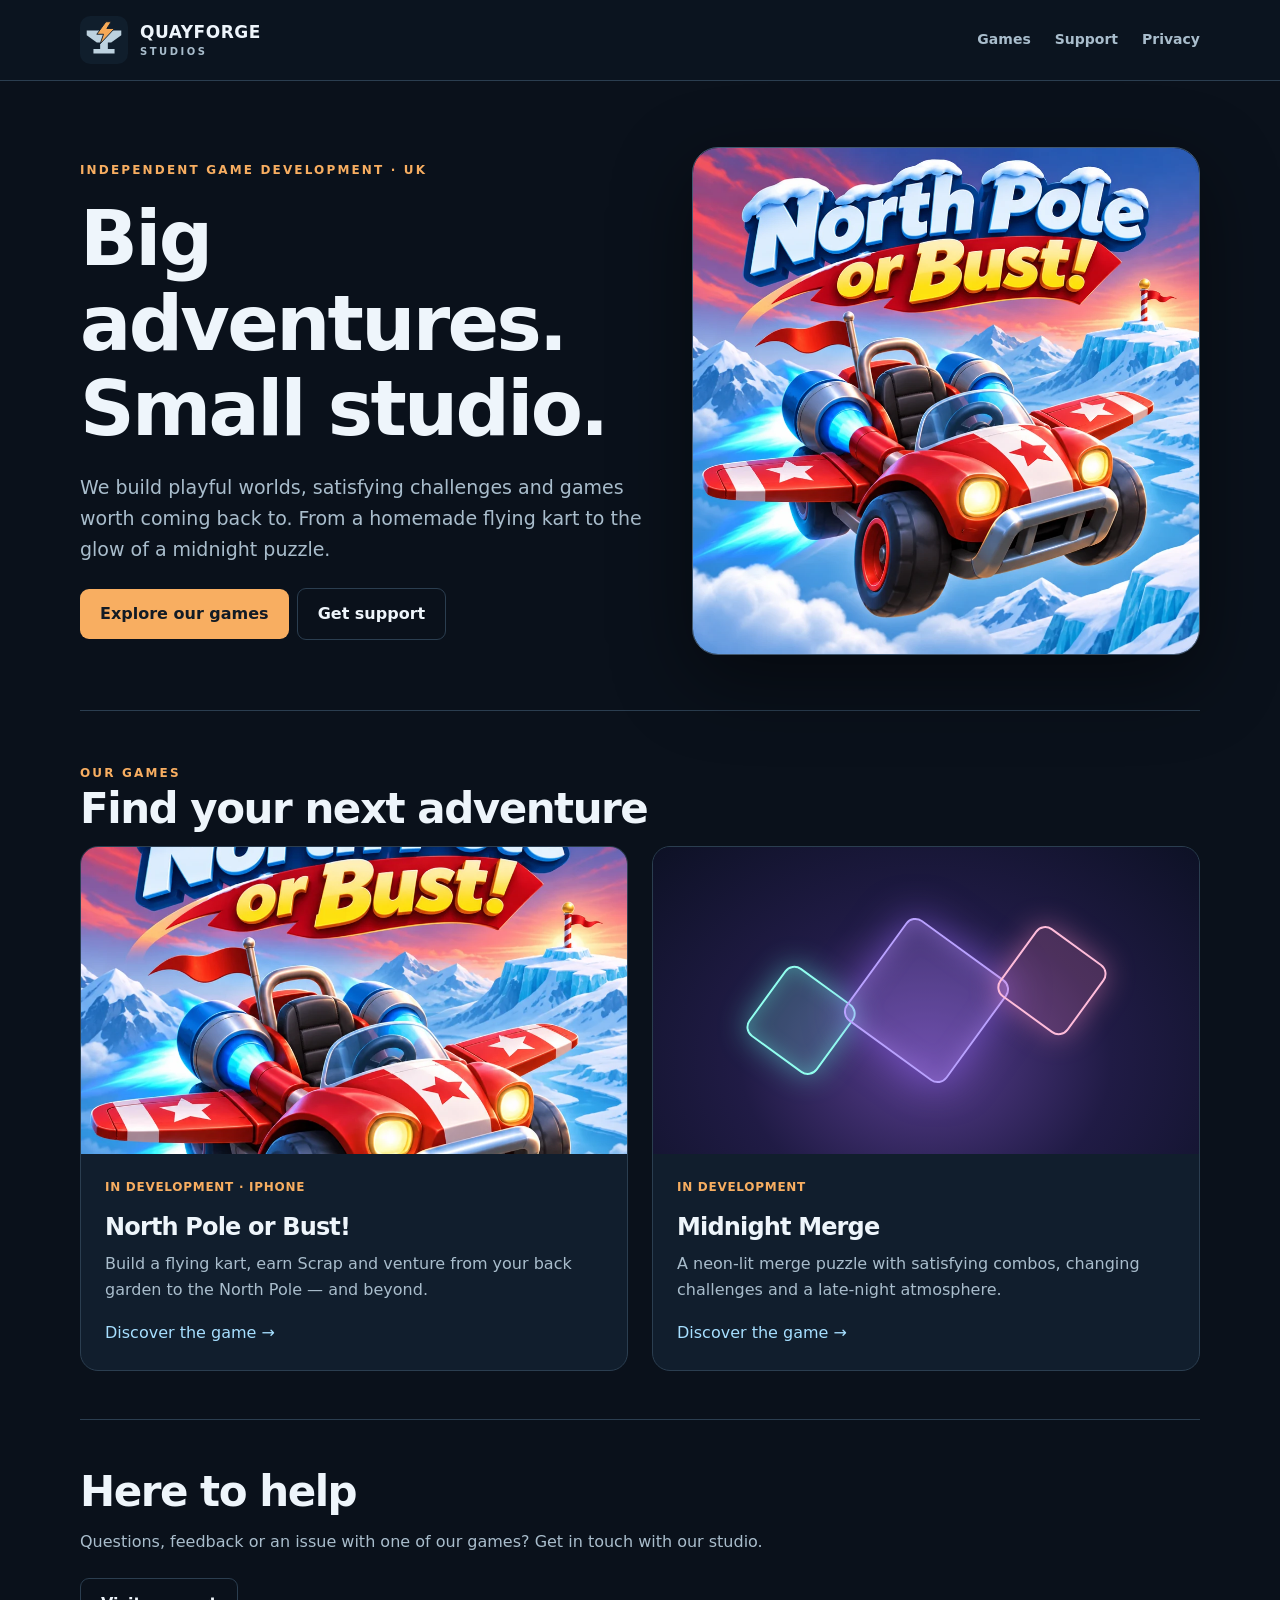
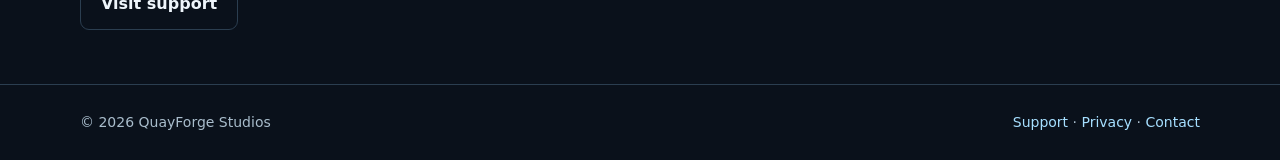
<file: index.html>
<!doctype html><html lang="en-GB"><head><meta charset="utf-8"><meta name="viewport" content="width=device-width,initial-scale=1"><meta name="description" content="Discover independent games in development by QuayForge Studios."><title>Independent games | QuayForge Studios</title><link rel="icon" href="assets/mark.svg" type="image/svg+xml"><link rel="stylesheet" href="assets/site.css"></head><body><a class="skip" href="#main">Skip to content</a><header class="top"><nav class="wrap nav" aria-label="Main navigation"><a class="brand" href="index.html"><img src="assets/mark.svg" alt=""><span>QUAYFORGE<small>STUDIOS</small></span></a><div class="links"><a href="index.html#games">Games</a><a href="support.html">Support</a><a href="privacy.html">Privacy</a></div></nav></header><main id="main" class="wrap"><section class="hero"><div><span class="eyebrow">Independent game development · UK</span><h1>Big adventures.<br>Small studio.</h1><p class="lead">We build playful worlds, satisfying challenges and games worth coming back to. From a homemade flying kart to the glow of a midnight puzzle.</p><a class="button" href="#games">Explore our games</a><a class="button secondary" href="support.html">Get support</a></div><a class="hero-art" href="north-pole-or-bust.html"><img src="assets/north-pole-cover.webp" alt="North Pole or Bust! illustrated rocket kart soaring over snowy mountains"></a></section><section class="section" id="games"><span class="eyebrow">Our games</span><h2>Find your next adventure</h2><div class="grid"><article class="tile"><a href="north-pole-or-bust.html"><img src="assets/north-pole-cover.webp" alt="North Pole or Bust! promotional illustration" loading="lazy"></a><div class="copy"><p class="status">In development · iPhone</p><h3>North Pole or Bust!</h3><p>Build a flying kart, earn Scrap and venture from your back garden to the North Pole — and beyond.</p><a href="north-pole-or-bust.html">Discover the game →</a></div></article><article class="tile"><a href="midnight-merge.html"><div class="moon" role="img" aria-label="Abstract luminous geometric shapes on a midnight-purple background, a concept illustration"><div class="shapes"><span class="gem"></span><span class="gem"></span><span class="gem"></span></div></div></a><div class="copy"><p class="status">In development</p><h3>Midnight Merge</h3><p>A neon-lit merge puzzle with satisfying combos, changing challenges and a late-night atmosphere.</p><a href="midnight-merge.html">Discover the game →</a></div></article></div></section><section class="section"><h2>Here to help</h2><p>Questions, feedback or an issue with one of our games? Get in touch with our studio.</p><a class="button secondary" href="support.html">Visit support</a></section></main><footer class="footer"><div class="wrap footrow"><span>© 2026 QuayForge Studios</span><span><a href="support.html">Support</a> · <a href="privacy.html">Privacy</a> · <a href="mailto:quayforge@gmail.com">Contact</a></span></div></footer></body></html>
</file>
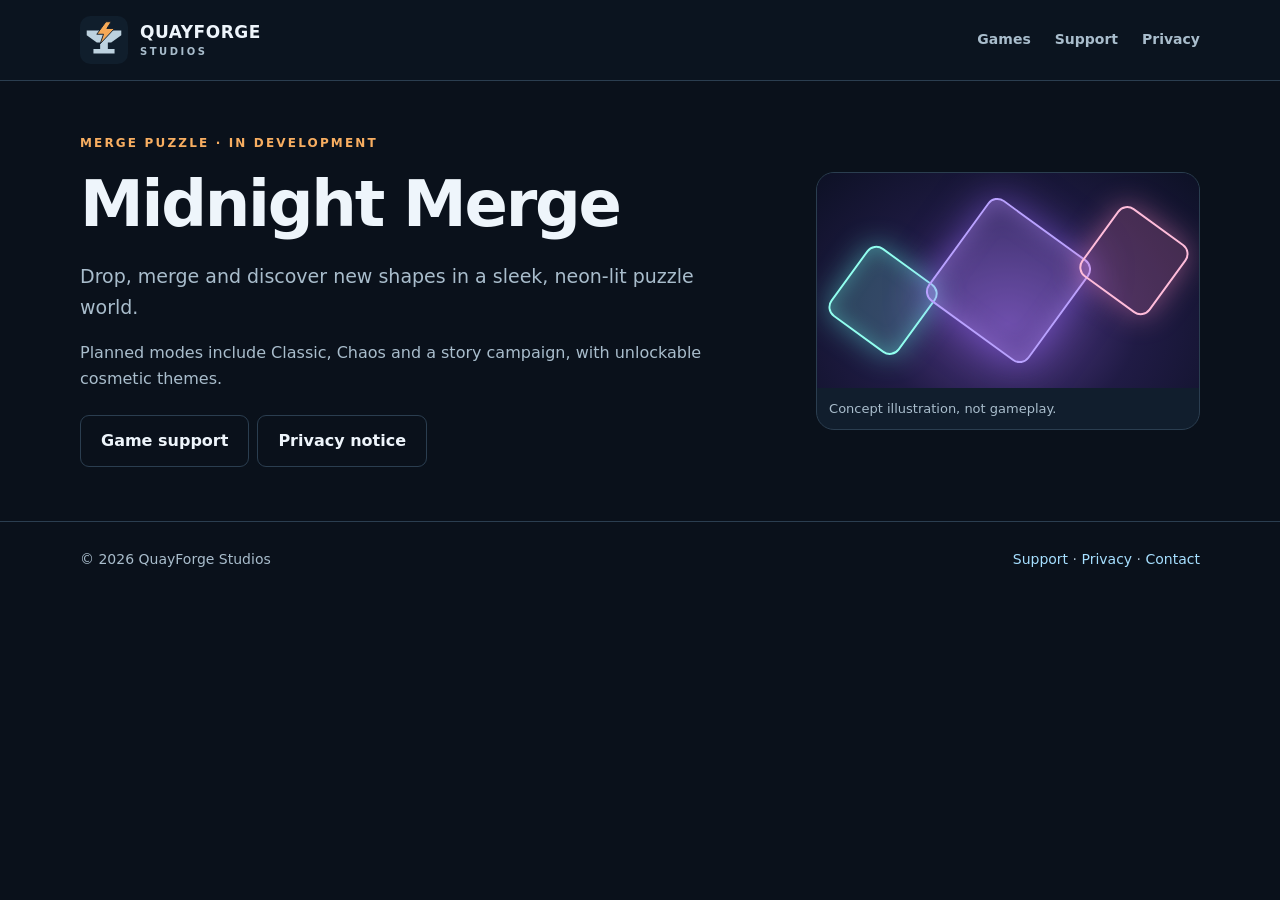
<file: midnight-merge.html>
<!doctype html><html lang="en-GB"><head><meta charset="utf-8"><meta name="viewport" content="width=device-width,initial-scale=1"><meta name="description" content="A neon geometric merge puzzle in development."><title>Midnight Merge | QuayForge Studios</title><link rel="icon" href="assets/mark.svg" type="image/svg+xml"><link rel="stylesheet" href="assets/site.css"></head><body><a class="skip" href="#main">Skip to content</a><header class="top"><nav class="wrap nav" aria-label="Main navigation"><a class="brand" href="index.html"><img src="assets/mark.svg" alt=""><span>QUAYFORGE<small>STUDIOS</small></span></a><div class="links"><a href="index.html#games">Games</a><a href="support.html">Support</a><a href="privacy.html">Privacy</a></div></nav></header><main id="main" class="wrap"><section class="gamehero"><div><span class="eyebrow">Merge puzzle · In development</span><h1>Midnight Merge</h1><p class="lead">Drop, merge and discover new shapes in a sleek, neon-lit puzzle world.</p><p>Planned modes include Classic, Chaos and a story campaign, with unlockable cosmetic themes.</p><a class="button secondary" href="support.html">Game support</a><a class="button secondary" href="privacy-midnight.html">Privacy notice</a></div><div class="tile"><div class="moon" role="img" aria-label="Abstract luminous geometric shapes on a midnight-purple background, a concept illustration"><div class="shapes"><span class="gem"></span><span class="gem"></span><span class="gem"></span></div></div><p class="caption" style="padding:0 12px">Concept illustration, not gameplay.</p></div></section></main><footer class="footer"><div class="wrap footrow"><span>© 2026 QuayForge Studios</span><span><a href="support.html">Support</a> · <a href="privacy.html">Privacy</a> · <a href="mailto:quayforge@gmail.com">Contact</a></span></div></footer></body></html>
</file>
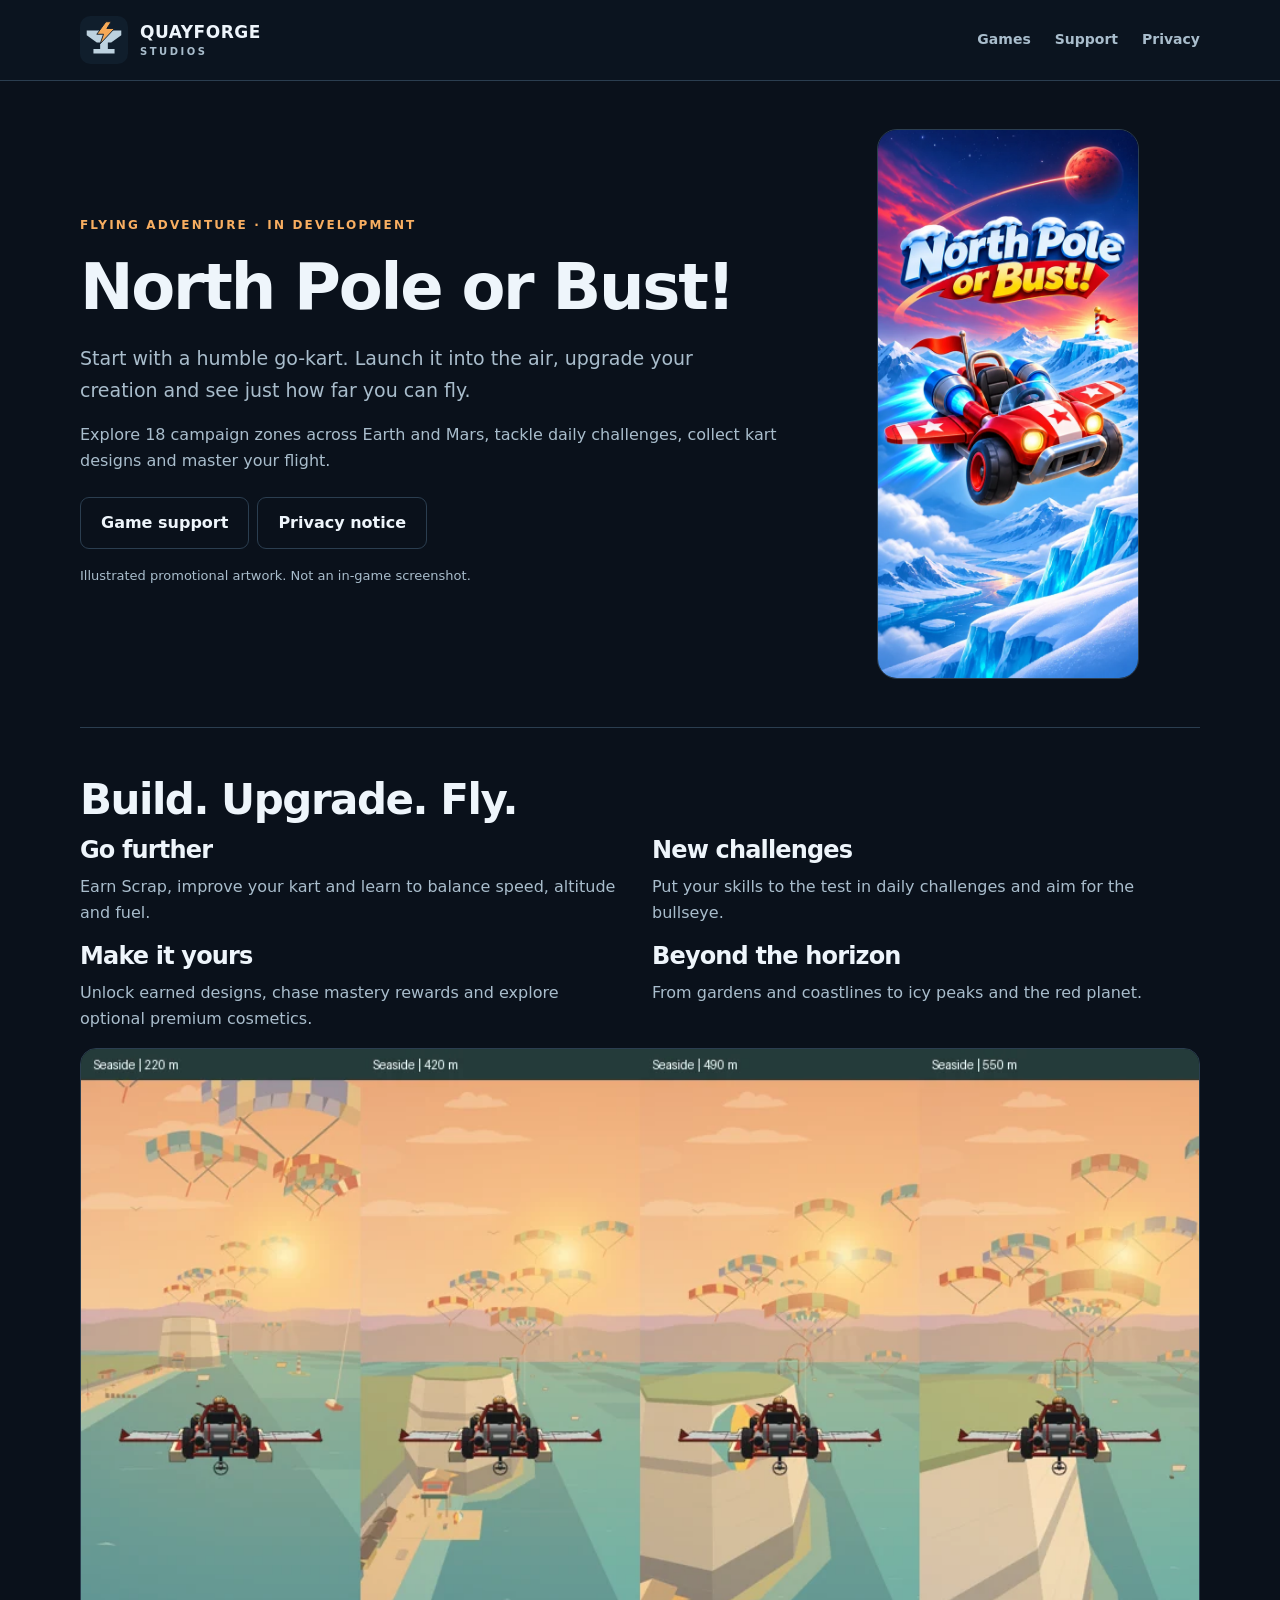
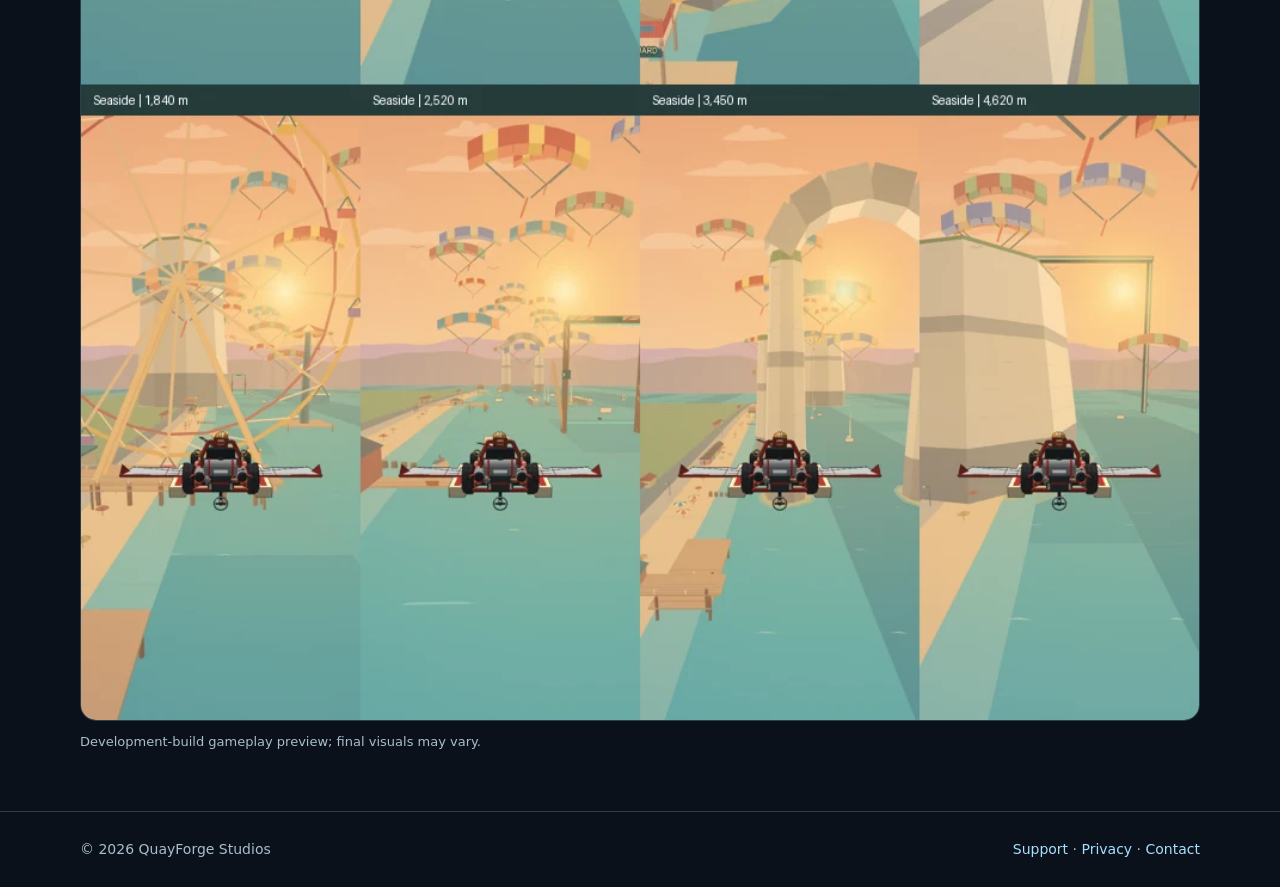
<file: north-pole-or-bust.html>
<!doctype html><html lang="en-GB"><head><meta charset="utf-8"><meta name="viewport" content="width=device-width,initial-scale=1"><meta name="description" content="A flying kart adventure from the back garden to Mars."><title>North Pole or Bust! | QuayForge Studios</title><link rel="icon" href="assets/mark.svg" type="image/svg+xml"><link rel="stylesheet" href="assets/site.css"></head><body><a class="skip" href="#main">Skip to content</a><header class="top"><nav class="wrap nav" aria-label="Main navigation"><a class="brand" href="index.html"><img src="assets/mark.svg" alt=""><span>QUAYFORGE<small>STUDIOS</small></span></a><div class="links"><a href="index.html#games">Games</a><a href="support.html">Support</a><a href="privacy.html">Privacy</a></div></nav></header><main id="main" class="wrap"><section class="gamehero"><div><span class="eyebrow">Flying adventure · In development</span><h1>North Pole or Bust!</h1><p class="lead">Start with a humble go-kart. Launch it into the air, upgrade your creation and see just how far you can fly.</p><p>Explore 18 campaign zones across Earth and Mars, tackle daily challenges, collect kart designs and master your flight.</p><a class="button secondary" href="support.html#north-pole">Game support</a><a class="button secondary" href="privacy-north-pole.html">Privacy notice</a><p class="caption">Illustrated promotional artwork. Not an in-game screenshot.</p></div><img src="assets/north-pole-poster.webp" alt="Illustration of a rocket kart flying towards the North Pole with Mars above"></section><section class="section"><h2>Build. Upgrade. Fly.</h2><div class="grid"><div><h3>Go further</h3><p>Earn Scrap, improve your kart and learn to balance speed, altitude and fuel.</p><h3>Make it yours</h3><p>Unlock earned designs, chase mastery rewards and explore optional premium cosmetics.</p></div><div><h3>New challenges</h3><p>Put your skills to the test in daily challenges and aim for the bullseye.</p><h3>Beyond the horizon</h3><p>From gardens and coastlines to icy peaks and the red planet.</p></div></div><div class="gameplay"><img src="assets/seaside-gameplay.webp" alt="Development build gameplay preview of Seaside Adventure" loading="lazy"></div><p class="caption">Development-build gameplay preview; final visuals may vary.</p></section></main><footer class="footer"><div class="wrap footrow"><span>© 2026 QuayForge Studios</span><span><a href="support.html">Support</a> · <a href="privacy.html">Privacy</a> · <a href="mailto:quayforge@gmail.com">Contact</a></span></div></footer></body></html>
</file>
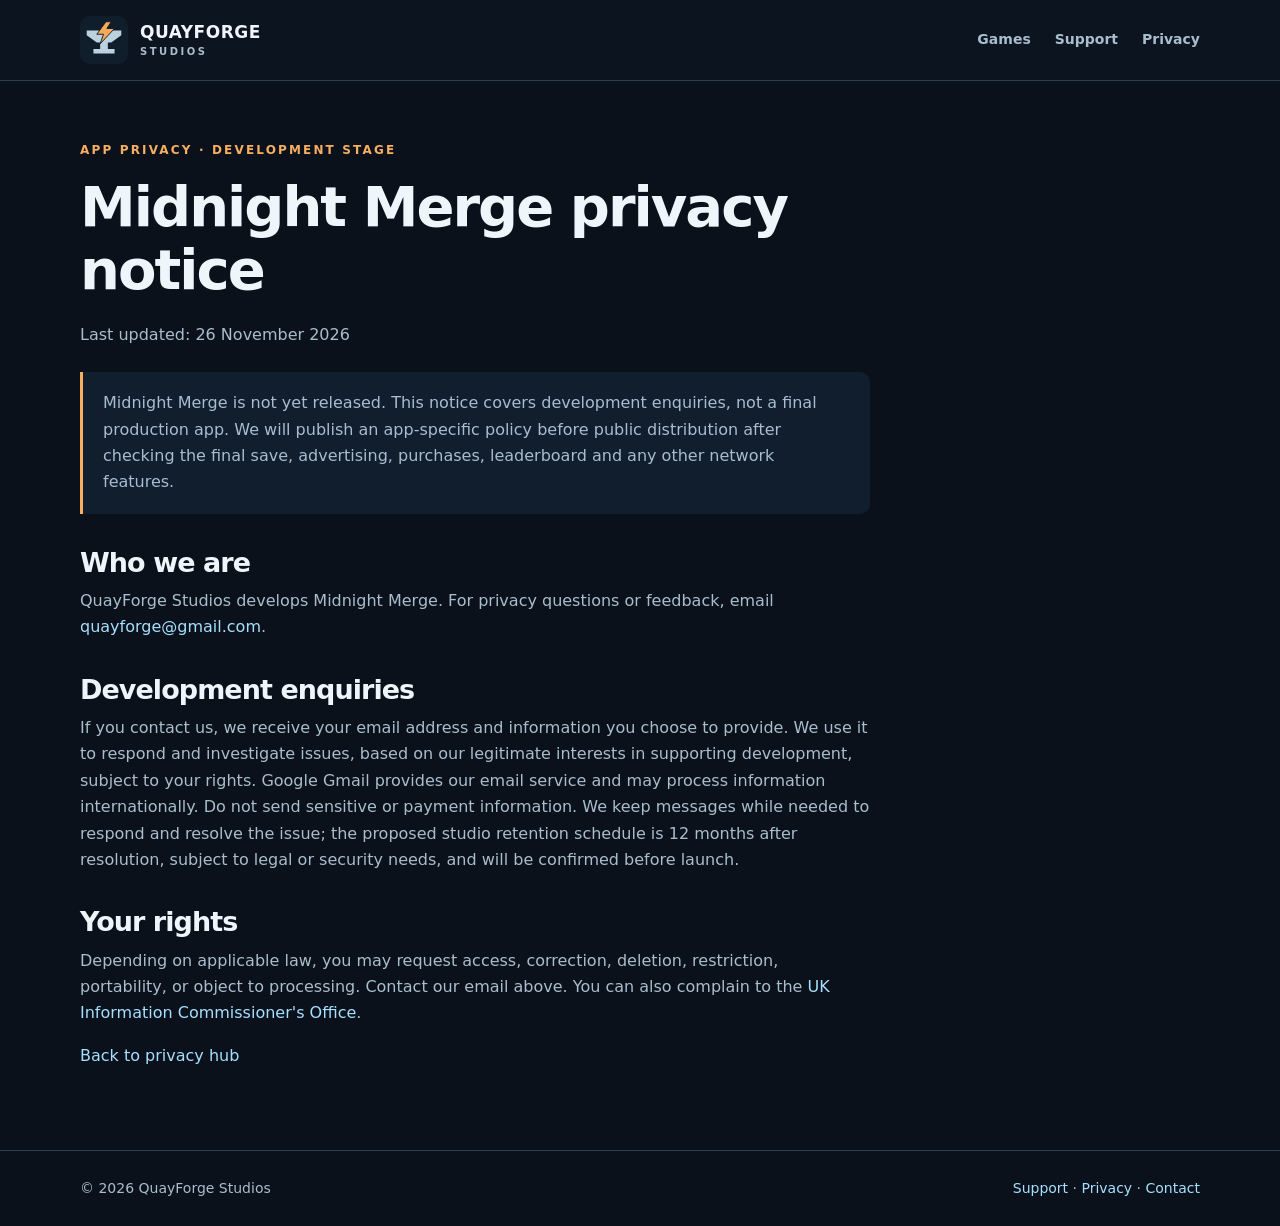
<file: privacy-midnight.html>
<!doctype html><html lang="en-GB"><head><meta charset="utf-8"><meta name="viewport" content="width=device-width,initial-scale=1"><meta name="description" content="Development-stage privacy information for Midnight Merge."><title>Midnight Merge privacy notice | QuayForge Studios</title><link rel="icon" href="assets/mark.svg" type="image/svg+xml"><link rel="stylesheet" href="assets/site.css"></head><body><a class="skip" href="#main">Skip to content</a><header class="top"><nav class="wrap nav" aria-label="Main navigation"><a class="brand" href="index.html"><img src="assets/mark.svg" alt=""><span>QUAYFORGE<small>STUDIOS</small></span></a><div class="links"><a href="index.html#games">Games</a><a href="support.html">Support</a><a href="privacy.html">Privacy</a></div></nav></header><main id="main" class="wrap"><article class="page"><span class="eyebrow">App privacy · Development stage</span><h1>Midnight Merge privacy notice</h1><p>Last updated: 26 November 2026</p><div class="notice"><p>Midnight Merge is not yet released. This notice covers development enquiries, not a final production app. We will publish an app-specific policy before public distribution after checking the final save, advertising, purchases, leaderboard and any other network features.</p></div><h2>Who we are</h2><p>QuayForge Studios develops Midnight Merge. For privacy questions or feedback, email <a href="mailto:quayforge@gmail.com?subject=Midnight%20Merge%20privacy">quayforge@gmail.com</a>.</p><h2>Development enquiries</h2><p>If you contact us, we receive your email address and information you choose to provide. We use it to respond and investigate issues, based on our legitimate interests in supporting development, subject to your rights. Google Gmail provides our email service and may process information internationally. Do not send sensitive or payment information. We keep messages while needed to respond and resolve the issue; the proposed studio retention schedule is 12 months after resolution, subject to legal or security needs, and will be confirmed before launch.</p><h2>Your rights</h2><p>Depending on applicable law, you may request access, correction, deletion, restriction, portability, or object to processing. Contact our email above. You can also complain to the <a href="https://ico.org.uk/make-a-complaint/">UK Information Commissioner's Office</a>.</p><p><a href="privacy.html">Back to privacy hub</a></p></article></main><footer class="footer"><div class="wrap footrow"><span>© 2026 QuayForge Studios</span><span><a href="support.html">Support</a> · <a href="privacy.html">Privacy</a> · <a href="mailto:quayforge@gmail.com">Contact</a></span></div></footer></body></html>
</file>
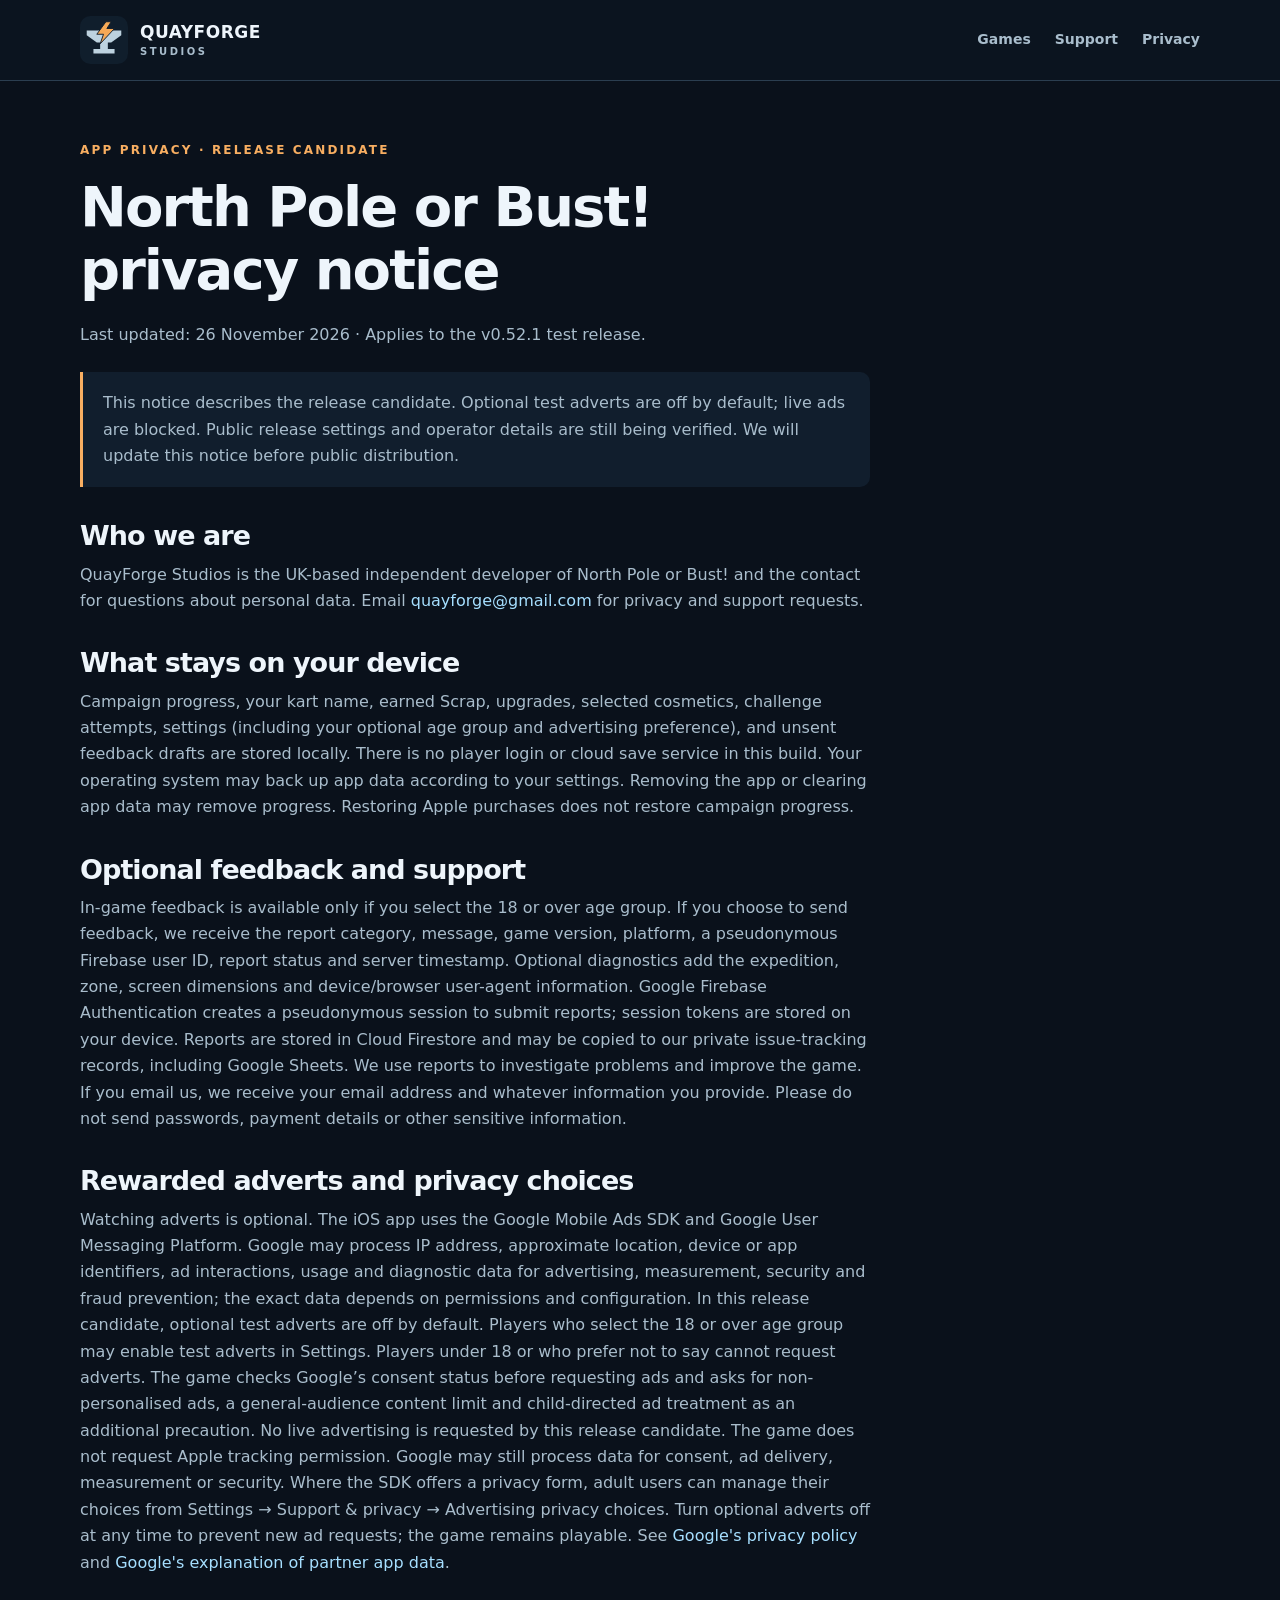
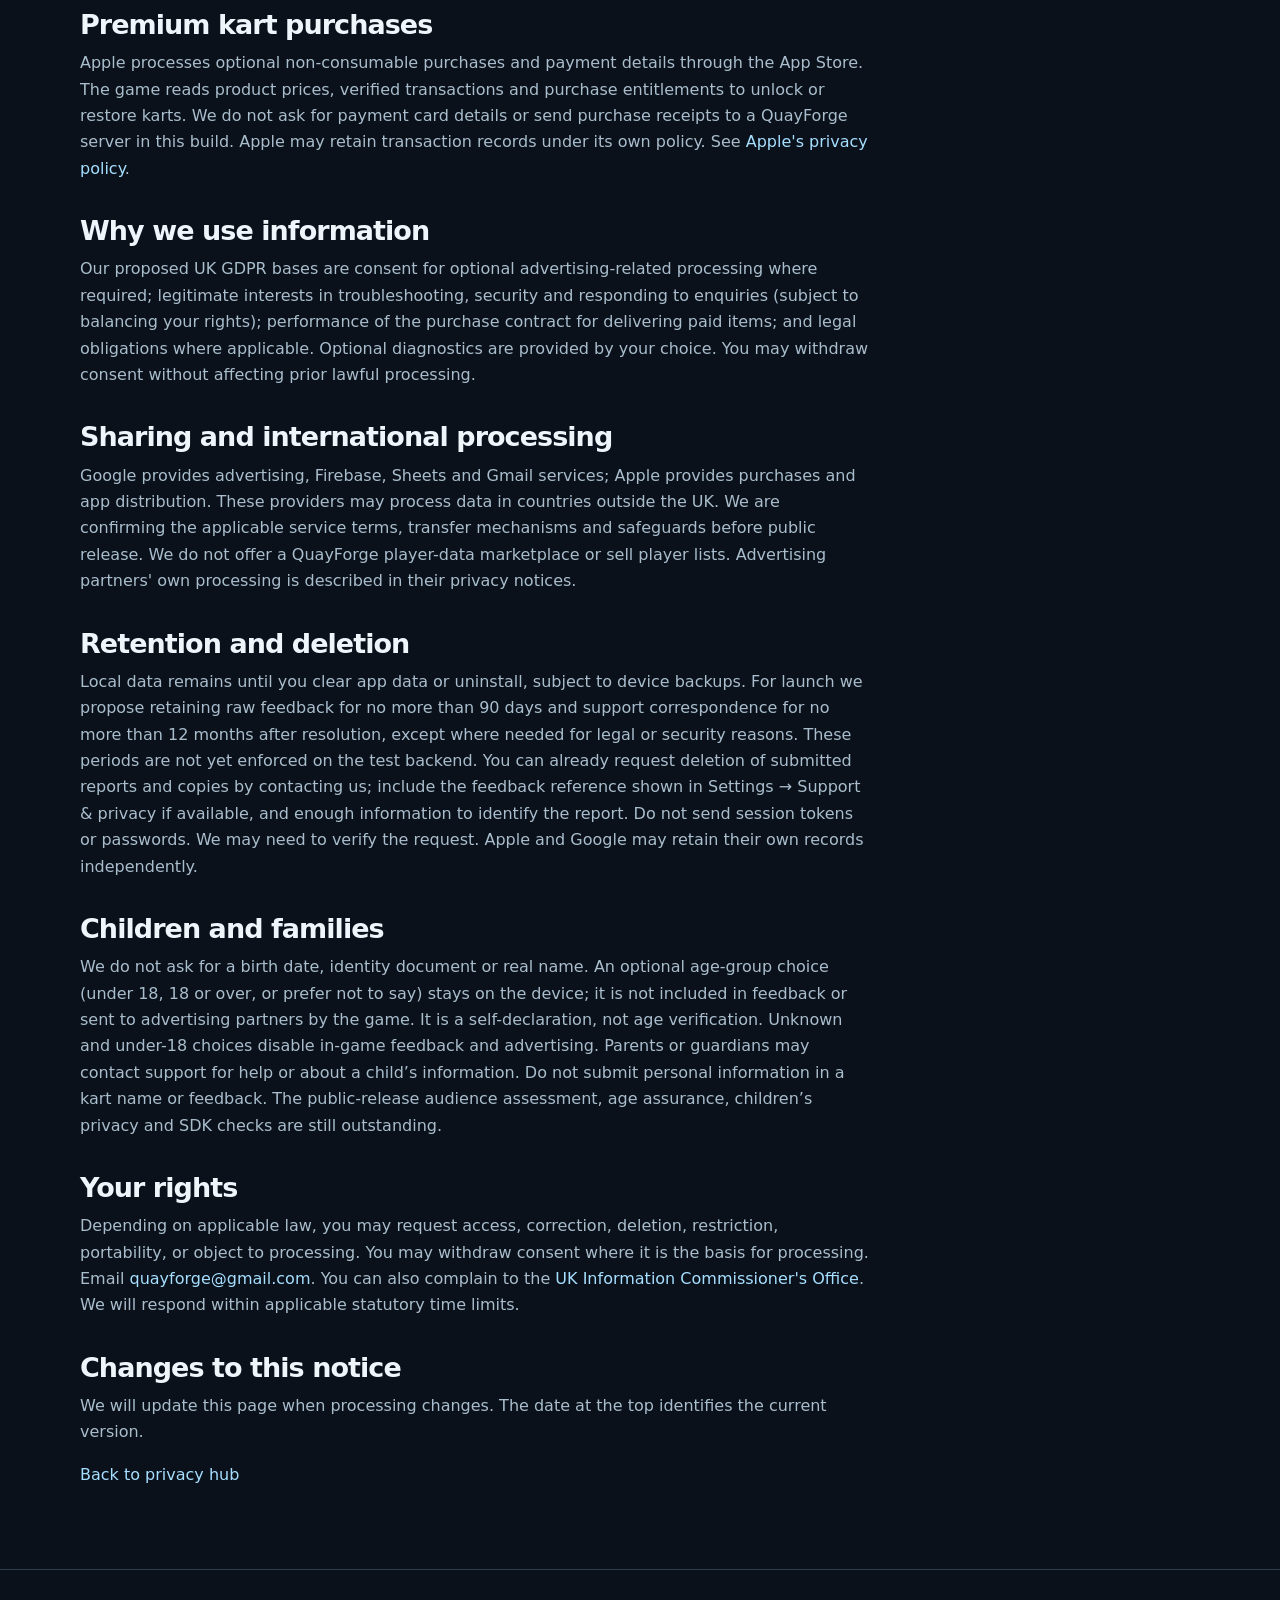
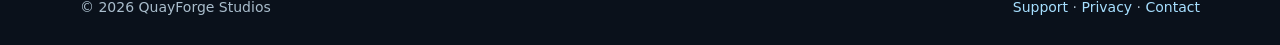
<file: privacy-north-pole.html>
<!doctype html><html lang="en-GB"><head><meta charset="utf-8"><meta name="viewport" content="width=device-width,initial-scale=1"><meta name="description" content="Pre-release privacy notice for North Pole or Bust!."><title>North Pole or Bust! privacy notice | QuayForge Studios</title><link rel="icon" href="assets/mark.svg" type="image/svg+xml"><link rel="stylesheet" href="assets/site.css"></head><body><a class="skip" href="#main">Skip to content</a><header class="top"><nav class="wrap nav" aria-label="Main navigation"><a class="brand" href="index.html"><img src="assets/mark.svg" alt=""><span>QUAYFORGE<small>STUDIOS</small></span></a><div class="links"><a href="index.html#games">Games</a><a href="support.html">Support</a><a href="privacy.html">Privacy</a></div></nav></header><main id="main" class="wrap"><article class="page"><span class="eyebrow">App privacy · Release candidate</span><h1>North Pole or Bust! privacy notice</h1><p>Last updated: 26 November 2026 · Applies to the v0.52.1 test release.</p>
<div class="notice"><p>This notice describes the release candidate. Optional test adverts are off by default; live ads are blocked. Public release settings and operator details are still being verified. We will update this notice before public distribution.</p></div>
<h2>Who we are</h2><p>QuayForge Studios is the UK-based independent developer of North Pole or Bust! and the contact for questions about personal data. Email <a href="mailto:quayforge@gmail.com?subject=North%20Pole%20privacy%20request">quayforge@gmail.com</a> for privacy and support requests.</p>
<h2>What stays on your device</h2><p>Campaign progress, your kart name, earned Scrap, upgrades, selected cosmetics, challenge attempts, settings (including your optional age group and advertising preference), and unsent feedback drafts are stored locally. There is no player login or cloud save service in this build. Your operating system may back up app data according to your settings. Removing the app or clearing app data may remove progress. Restoring Apple purchases does not restore campaign progress.</p>
<h2>Optional feedback and support</h2><p>In-game feedback is available only if you select the 18 or over age group. If you choose to send feedback, we receive the report category, message, game version, platform, a pseudonymous Firebase user ID, report status and server timestamp. Optional diagnostics add the expedition, zone, screen dimensions and device/browser user-agent information. Google Firebase Authentication creates a pseudonymous session to submit reports; session tokens are stored on your device. Reports are stored in Cloud Firestore and may be copied to our private issue-tracking records, including Google Sheets. We use reports to investigate problems and improve the game. If you email us, we receive your email address and whatever information you provide. Please do not send passwords, payment details or other sensitive information.</p>
<h2>Rewarded adverts and privacy choices</h2><p>Watching adverts is optional. The iOS app uses the Google Mobile Ads SDK and Google User Messaging Platform. Google may process IP address, approximate location, device or app identifiers, ad interactions, usage and diagnostic data for advertising, measurement, security and fraud prevention; the exact data depends on permissions and configuration. In this release candidate, optional test adverts are off by default. Players who select the 18 or over age group may enable test adverts in Settings. Players under 18 or who prefer not to say cannot request adverts. The game checks Google’s consent status before requesting ads and asks for non-personalised ads, a general-audience content limit and child-directed ad treatment as an additional precaution. No live advertising is requested by this release candidate. The game does not request Apple tracking permission. Google may still process data for consent, ad delivery, measurement or security. Where the SDK offers a privacy form, adult users can manage their choices from Settings → Support &amp; privacy → Advertising privacy choices. Turn optional adverts off at any time to prevent new ad requests; the game remains playable. See <a href="https://policies.google.com/privacy">Google's privacy policy</a> and <a href="https://policies.google.com/technologies/partner-sites">Google's explanation of partner app data</a>.</p>
<h2>Premium kart purchases</h2><p>Apple processes optional non-consumable purchases and payment details through the App Store. The game reads product prices, verified transactions and purchase entitlements to unlock or restore karts. We do not ask for payment card details or send purchase receipts to a QuayForge server in this build. Apple may retain transaction records under its own policy. See <a href="https://www.apple.com/legal/privacy/">Apple's privacy policy</a>.</p>
<h2>Why we use information</h2><p>Our proposed UK GDPR bases are consent for optional advertising-related processing where required; legitimate interests in troubleshooting, security and responding to enquiries (subject to balancing your rights); performance of the purchase contract for delivering paid items; and legal obligations where applicable. Optional diagnostics are provided by your choice. You may withdraw consent without affecting prior lawful processing.</p>
<h2>Sharing and international processing</h2><p>Google provides advertising, Firebase, Sheets and Gmail services; Apple provides purchases and app distribution. These providers may process data in countries outside the UK. We are confirming the applicable service terms, transfer mechanisms and safeguards before public release. We do not offer a QuayForge player-data marketplace or sell player lists. Advertising partners' own processing is described in their privacy notices.</p>
<h2>Retention and deletion</h2><p>Local data remains until you clear app data or uninstall, subject to device backups. For launch we propose retaining raw feedback for no more than 90 days and support correspondence for no more than 12 months after resolution, except where needed for legal or security reasons. These periods are not yet enforced on the test backend. You can already request deletion of submitted reports and copies by contacting us; include the feedback reference shown in Settings → Support &amp; privacy if available, and enough information to identify the report. Do not send session tokens or passwords. We may need to verify the request. Apple and Google may retain their own records independently.</p>
<h2>Children and families</h2><p>We do not ask for a birth date, identity document or real name. An optional age-group choice (under 18, 18 or over, or prefer not to say) stays on the device; it is not included in feedback or sent to advertising partners by the game. It is a self-declaration, not age verification. Unknown and under-18 choices disable in-game feedback and advertising. Parents or guardians may contact support for help or about a child’s information. Do not submit personal information in a kart name or feedback. The public-release audience assessment, age assurance, children’s privacy and SDK checks are still outstanding.</p>
<h2>Your rights</h2><p>Depending on applicable law, you may request access, correction, deletion, restriction, portability, or object to processing. You may withdraw consent where it is the basis for processing. Email <a href="mailto:quayforge@gmail.com?subject=North%20Pole%20privacy%20request">quayforge@gmail.com</a>. You can also complain to the <a href="https://ico.org.uk/make-a-complaint/">UK Information Commissioner's Office</a>. We will respond within applicable statutory time limits.</p>
<h2>Changes to this notice</h2><p>We will update this page when processing changes. The date at the top identifies the current version.</p><p><a href="privacy.html">Back to privacy hub</a></p></article></main><footer class="footer"><div class="wrap footrow"><span>© 2026 QuayForge Studios</span><span><a href="support.html">Support</a> · <a href="privacy.html">Privacy</a> · <a href="mailto:quayforge@gmail.com">Contact</a></span></div></footer></body></html>
</file>
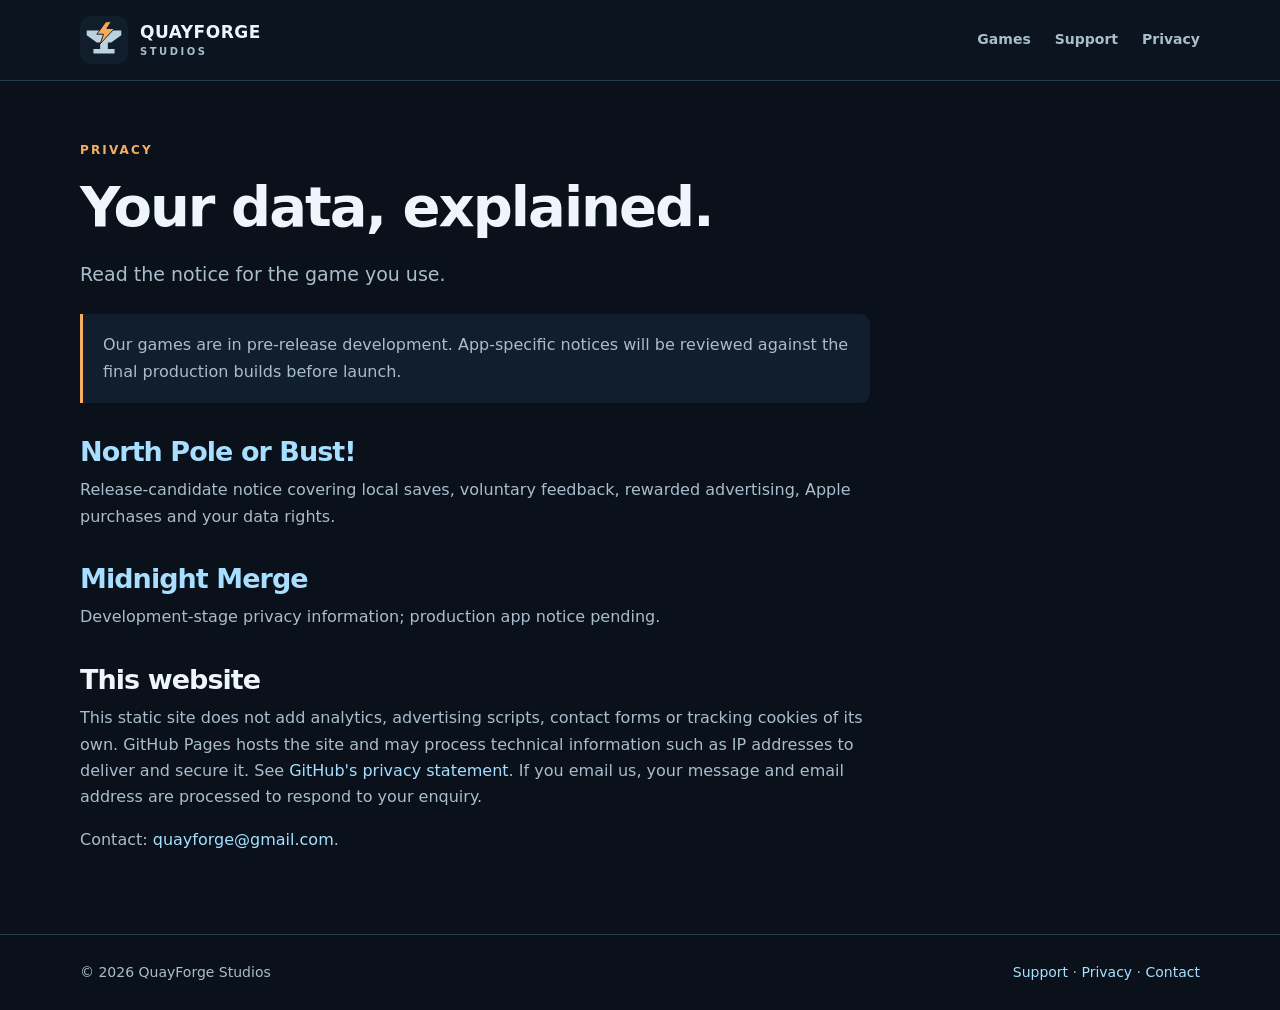
<file: privacy.html>
<!doctype html><html lang="en-GB"><head><meta charset="utf-8"><meta name="viewport" content="width=device-width,initial-scale=1"><meta name="description" content="Privacy information for QuayForge Studios and its games."><title>Privacy hub | QuayForge Studios</title><link rel="icon" href="assets/mark.svg" type="image/svg+xml"><link rel="stylesheet" href="assets/site.css"></head><body><a class="skip" href="#main">Skip to content</a><header class="top"><nav class="wrap nav" aria-label="Main navigation"><a class="brand" href="index.html"><img src="assets/mark.svg" alt=""><span>QUAYFORGE<small>STUDIOS</small></span></a><div class="links"><a href="index.html#games">Games</a><a href="support.html">Support</a><a href="privacy.html">Privacy</a></div></nav></header><main id="main" class="wrap"><article class="page"><span class="eyebrow">Privacy</span><h1>Your data, explained.</h1><p class="lead">Read the notice for the game you use.</p><div class="notice"><p>Our games are in pre-release development. App-specific notices will be reviewed against the final production builds before launch.</p></div><h2><a href="privacy-north-pole.html">North Pole or Bust!</a></h2><p>Release-candidate notice covering local saves, voluntary feedback, rewarded advertising, Apple purchases and your data rights.</p><h2><a href="privacy-midnight.html">Midnight Merge</a></h2><p>Development-stage privacy information; production app notice pending.</p><h2>This website</h2><p>This static site does not add analytics, advertising scripts, contact forms or tracking cookies of its own. GitHub Pages hosts the site and may process technical information such as IP addresses to deliver and secure it. See <a href="https://docs.github.com/en/site-policy/privacy-policies/github-general-privacy-statement">GitHub's privacy statement</a>. If you email us, your message and email address are processed to respond to your enquiry.</p><p>Contact: <a href="mailto:quayforge@gmail.com">quayforge@gmail.com</a>.</p></article></main><footer class="footer"><div class="wrap footrow"><span>© 2026 QuayForge Studios</span><span><a href="support.html">Support</a> · <a href="privacy.html">Privacy</a> · <a href="mailto:quayforge@gmail.com">Contact</a></span></div></footer></body></html>
</file>
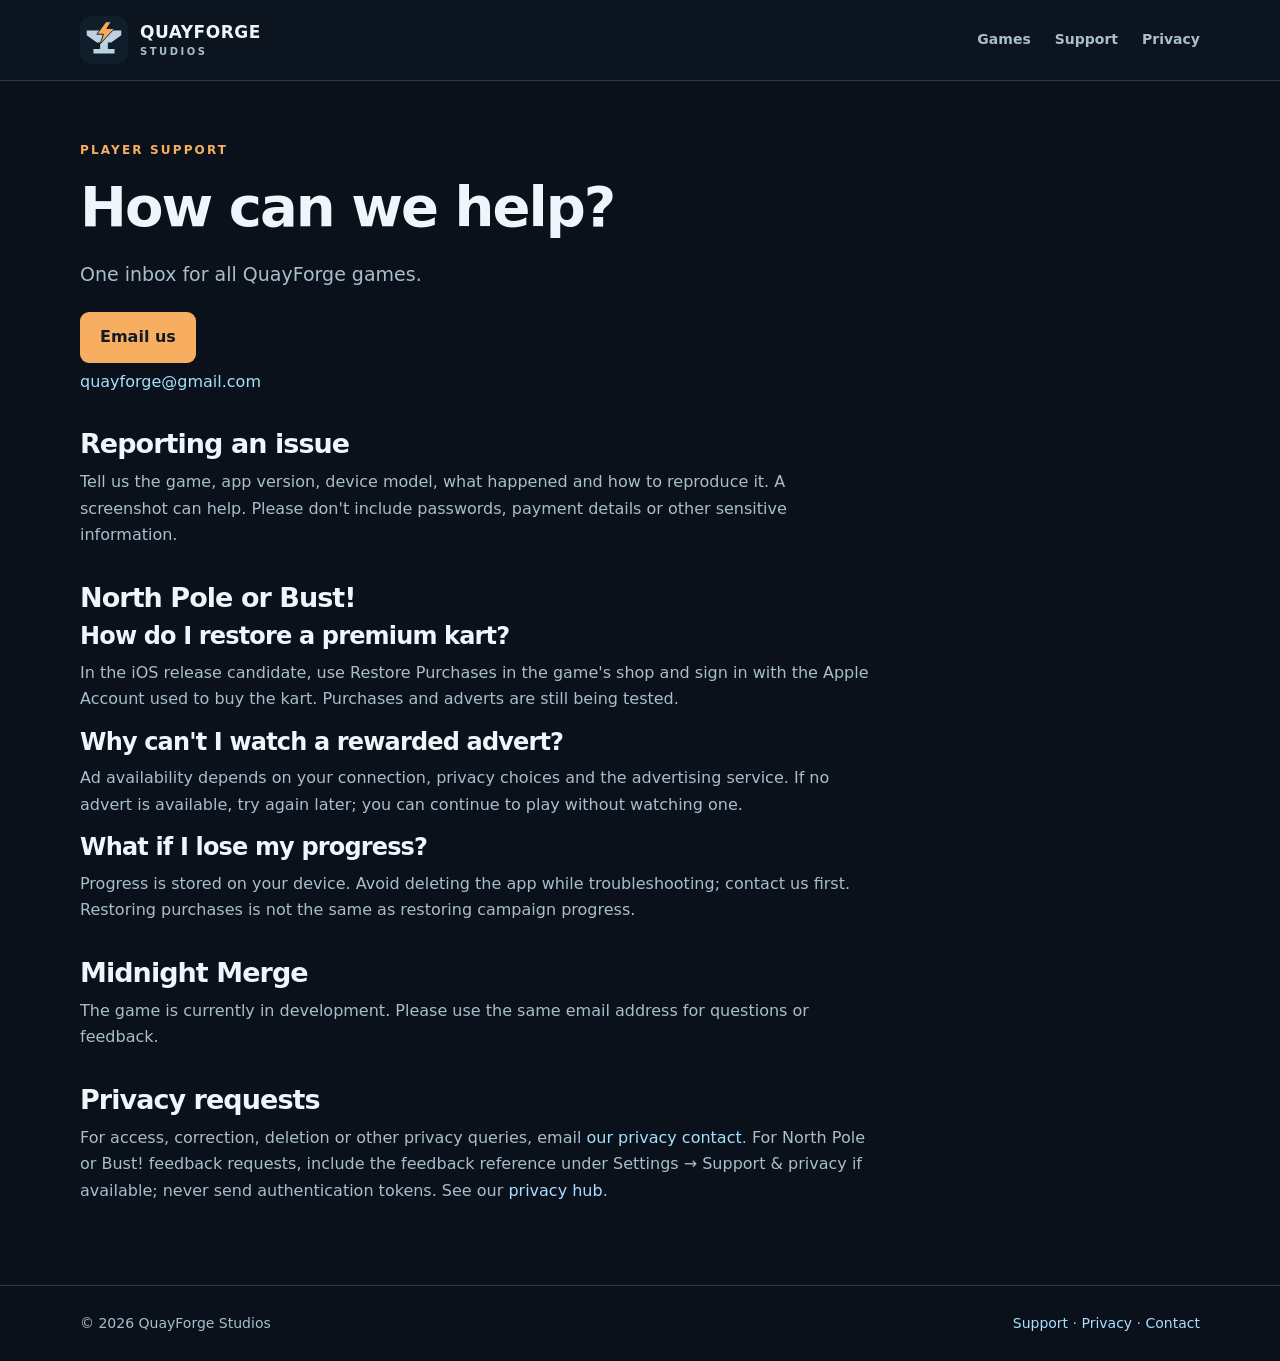
<file: support.html>
<!doctype html><html lang="en-GB"><head><meta charset="utf-8"><meta name="viewport" content="width=device-width,initial-scale=1"><meta name="description" content="Contact QuayForge Studios for game support."><title>Support | QuayForge Studios</title><link rel="icon" href="assets/mark.svg" type="image/svg+xml"><link rel="stylesheet" href="assets/site.css"></head><body><a class="skip" href="#main">Skip to content</a><header class="top"><nav class="wrap nav" aria-label="Main navigation"><a class="brand" href="index.html"><img src="assets/mark.svg" alt=""><span>QUAYFORGE<small>STUDIOS</small></span></a><div class="links"><a href="index.html#games">Games</a><a href="support.html">Support</a><a href="privacy.html">Privacy</a></div></nav></header><main id="main" class="wrap"><article class="page"><span class="eyebrow">Player support</span><h1>How can we help?</h1><p class="lead">One inbox for all QuayForge games.</p><a class="button" href="mailto:quayforge@gmail.com?subject=QuayForge%20support">Email us</a><p><a href="mailto:quayforge@gmail.com">quayforge@gmail.com</a></p><h2>Reporting an issue</h2><p>Tell us the game, app version, device model, what happened and how to reproduce it. A screenshot can help. Please don't include passwords, payment details or other sensitive information.</p><h2 id="north-pole">North Pole or Bust!</h2><h3>How do I restore a premium kart?</h3><p>In the iOS release candidate, use Restore Purchases in the game's shop and sign in with the Apple Account used to buy the kart. Purchases and adverts are still being tested.</p><h3>Why can't I watch a rewarded advert?</h3><p>Ad availability depends on your connection, privacy choices and the advertising service. If no advert is available, try again later; you can continue to play without watching one.</p><h3>What if I lose my progress?</h3><p>Progress is stored on your device. Avoid deleting the app while troubleshooting; contact us first. Restoring purchases is not the same as restoring campaign progress.</p><h2>Midnight Merge</h2><p>The game is currently in development. Please use the same email address for questions or feedback.</p><h2>Privacy requests</h2><p>For access, correction, deletion or other privacy queries, email <a href="mailto:quayforge@gmail.com?subject=Privacy%20request">our privacy contact</a>. For North Pole or Bust! feedback requests, include the feedback reference under Settings → Support &amp; privacy if available; never send authentication tokens. See our <a href="privacy.html">privacy hub</a>.</p></article></main><footer class="footer"><div class="wrap footrow"><span>© 2026 QuayForge Studios</span><span><a href="support.html">Support</a> · <a href="privacy.html">Privacy</a> · <a href="mailto:quayforge@gmail.com">Contact</a></span></div></footer></body></html>
</file>
<file: assets/site.css>
:root{color-scheme:dark;--bg:#0a111b;--panel:#111e2d;--text:#eef5fb;--muted:#a9bdcc;--line:#2b3e50;--amber:#f8ae61;--blue:#a6dfff}*{box-sizing:border-box}body{margin:0;background:var(--bg);color:var(--text);font-family:system-ui,-apple-system,BlinkMacSystemFont,'Segoe UI',sans-serif;line-height:1.65}a{color:var(--blue);text-decoration:none}a:hover{text-decoration:underline}a:focus-visible{outline:3px solid var(--amber);outline-offset:4px}img{display:block;max-width:100%}.wrap{width:min(1120px,calc(100% - 48px));margin:auto}.top{border-bottom:1px solid var(--line);background:#0b141f}.nav{display:flex;align-items:center;justify-content:space-between;gap:24px;padding:16px 0}.brand{display:flex;align-items:center;gap:12px;color:var(--text);font-size:17px;font-weight:800;letter-spacing:.03em;line-height:1.1}.brand img{width:48px;height:48px}.brand small{display:block;color:var(--muted);font-size:10px;letter-spacing:.25em;margin-top:5px}.links{display:flex;gap:24px;flex-wrap:wrap}.links a{color:var(--muted);font-weight:600;font-size:14px}.hero{display:grid;grid-template-columns:1fr 0.9fr;align-items:center;gap:48px;padding:66px 0 55px}.eyebrow{color:var(--amber);font-size:12px;font-weight:800;letter-spacing:.18em;text-transform:uppercase}h1,h2,h3{line-height:1.12;letter-spacing:-.035em}h1{font-size:clamp(40px,6vw,76px);margin:14px 0 20px}h2{font-size:clamp(26px,4vw,42px);margin:0 0 14px}h3{font-size:24px;margin:0 0 10px}p{margin:0 0 16px;color:var(--muted)}.lead{font-size:19px;max-width:620px}.button{display:inline-flex;align-items:center;justify-content:center;background:var(--amber);color:#121b25;font-weight:800;padding:12px 20px;border-radius:9px;margin:6px 8px 6px 0}.button.secondary{background:transparent;border:1px solid var(--line);color:var(--text)}.hero-art{border-radius:26px;overflow:hidden;box-shadow:0 24px 80px #0007;position:relative;border:1px solid #415870}.hero-art img{width:100%;aspect-ratio:1;object-fit:cover}.section{padding:48px 0;border-top:1px solid var(--line)}.grid{display:grid;grid-template-columns:repeat(2,minmax(0,1fr));gap:24px}.tile{border:1px solid var(--line);border-radius:18px;overflow:hidden;background:var(--panel)}.tile .copy{padding:24px}.tile img{width:100%;aspect-ratio:16/9;object-fit:cover;object-position:center 36%}.status{font-size:12px;color:var(--amber);font-weight:700;letter-spacing:.06em;text-transform:uppercase}.moon{aspect-ratio:16/9;background:radial-gradient(ellipse at 50% 70%,#573d8d,#201b45 48%,#0d1125);position:relative;overflow:hidden;display:grid;place-items:center}.shapes{display:flex;align-items:center;gap:22px;transform:rotate(-9deg)}.gem{width:clamp(35px,7vw,85px);aspect-ratio:1;background:#7cf8eb33;border:2px solid #91ffef;box-shadow:0 0 30px #63fdec77,inset 0 0 20px #63fdec55;transform:rotate(45deg);border-radius:12px}.gem:nth-child(2){width:clamp(55px,10vw,125px);border-color:#b9a1ff;background:#ae80ff44;box-shadow:0 0 40px #9a69ff88,inset 0 0 25px #b98fff66}.gem:nth-child(3){border-color:#ffbcda;background:#ff89be33;box-shadow:0 0 30px #ff89be77}.page{padding:55px 0 65px;max-width:790px}.page h1{font-size:clamp(36px,5vw,56px)}.page h2{font-size:27px;margin:34px 0 10px}.page ul{color:var(--muted);padding-left:24px}.page li{margin:8px 0}.notice{border-left:3px solid var(--amber);background:var(--panel);padding:18px 20px;margin:24px 0;border-radius:0 10px 10px 0}.notice p:last-child{margin:0}.footer{border-top:1px solid var(--line);padding:26px 0;color:var(--muted);font-size:14px}.footrow{display:flex;justify-content:space-between;flex-wrap:wrap;gap:12px}.gamehero{display:grid;grid-template-columns:1fr .55fr;gap:38px;align-items:center;padding:48px 0}.gamehero img{border-radius:20px;border:1px solid var(--line);max-height:550px;margin:auto}.gamehero h1{font-size:clamp(40px,5vw,64px)}.gameplay{border:1px solid var(--line);border-radius:16px;overflow:hidden}.gameplay img{width:100%;height:auto}.caption{font-size:13px;color:var(--muted);margin:10px 0}.skip{position:absolute;left:12px;top:-100px;background:var(--amber);color:#111;padding:12px}.skip:focus{top:8px;z-index:10}@media(max-width:700px){.wrap{width:calc(100% - 32px)}.nav{flex-direction:column;align-items:flex-start;gap:14px}.links{gap:18px}.hero,.gamehero,.grid{grid-template-columns:1fr}.hero{padding:38px 0;gap:26px}.gamehero{gap:24px}.gamehero img{max-height:420px}.section{padding:34px 0}.page{padding:35px 0}.tile .copy{padding:20px}}@media(prefers-reduced-motion:reduce){*{scroll-behavior:auto!important}}
</file>
